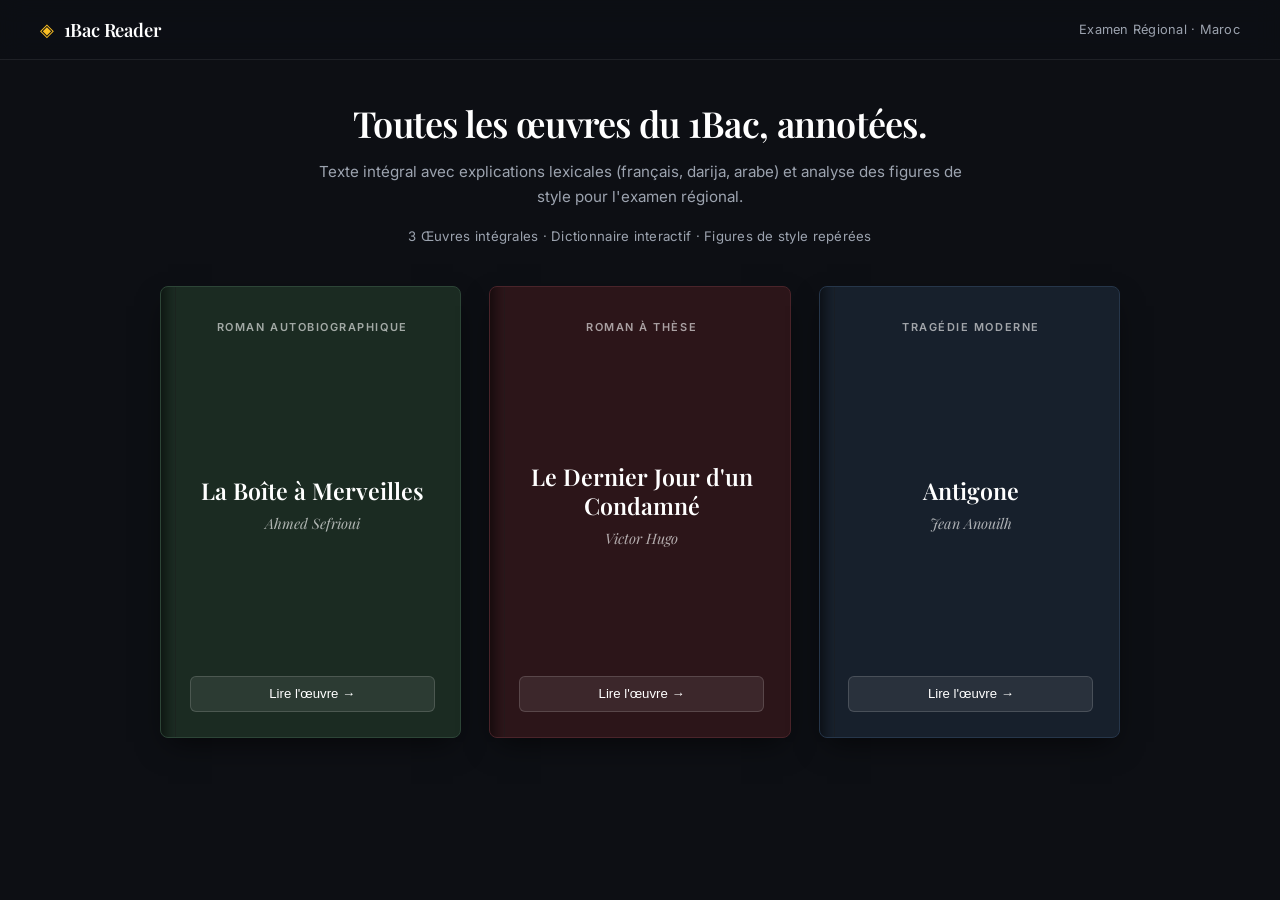
<file: 1bac-reader/index.html>
<!DOCTYPE html>
<html lang="fr">
<head>
  <meta charset="UTF-8">
  <meta name="viewport" content="width=device-width, initial-scale=1.0">
  <title>1Bac Reader - Toutes les œuvres du 1Bac, annotées</title>
  <link rel="manifest" href="manifest.json">
  <meta name="theme-color" content="#0d0f14">
  <link rel="stylesheet" href="css/main.css">
  <link rel="stylesheet" href="css/reader.css">
</head>
<body class="theme-night">

  <!-- ================= VIEW 1: MINIMALIST BOOKSHELF PORTAL ================= -->
  <div id="viewBookshelf">
    <!-- Header -->
    <header class="portal-header">
      <div class="brand-minimal">
        <span class="brand-symbol">◈</span>
        <span class="brand-title">1Bac Reader</span>
      </div>
      <div class="portal-nav-meta">
        Examen Régional · Maroc
      </div>
    </header>

    <!-- Main Container -->
    <main class="portal-container">
      <section class="hero-minimal">
        <h1>Toutes les œuvres du 1Bac, annotées.</h1>
        <p>Texte intégral avec explications lexicales (français, darija, arabe) et analyse des figures de style pour l'examen régional.</p>
        <div class="quiet-stats">
          3 Œuvres intégrales · Dictionnaire interactif · Figures de style repérées
        </div>
      </section>

      <!-- Vertical 2:3 Book Cards Grid -->
      <div class="books-grid-2x3">

        <!-- Card 1: La Boîte à Merveilles -->
        <article class="book-cover-card card-boite" onclick="window.openWork('boite')">
          <span class="card-genre">Roman Autobiographique</span>
          <div class="card-body-center">
            <h2 class="card-book-title">La Boîte à Merveilles</h2>
            <p class="card-book-author">Ahmed Sefrioui</p>
          </div>
          <button class="btn-open-quiet" onclick="event.stopPropagation(); window.openWork('boite')">
            Lire l'œuvre →
          </button>
        </article>

        <!-- Card 2: Le Dernier Jour d'un Condamné -->
        <article class="book-cover-card card-condamne" onclick="window.openWork('condamne')">
          <span class="card-genre">Roman à Thèse</span>
          <div class="card-body-center">
            <h2 class="card-book-title">Le Dernier Jour d'un Condamné</h2>
            <p class="card-book-author">Victor Hugo</p>
          </div>
          <button class="btn-open-quiet" onclick="event.stopPropagation(); window.openWork('condamne')">
            Lire l'œuvre →
          </button>
        </article>

        <!-- Card 3: Antigone -->
        <article class="book-cover-card card-antigone" onclick="window.openWork('antigone')">
          <span class="card-genre">Tragédie Moderne</span>
          <div class="card-body-center">
            <h2 class="card-book-title">Antigone</h2>
            <p class="card-book-author">Jean Anouilh</p>
          </div>
          <button class="btn-open-quiet" onclick="event.stopPropagation(); window.openWork('antigone')">
            Lire l'œuvre →
          </button>
        </article>

      </div>
    </main>
  </div>

  <!-- ================= VIEW 2: UNIFIED EDITORIAL READER ================= -->
  <div id="viewReader" class="reader-wrapper" style="display:none;">

    <!-- Top Navigation Header -->
    <header class="reader-header">
      <div class="reader-header-left">
        <button onclick="window.returnToShelf()" class="btn-header-back" title="Revenir au rayonnage">
          <span>← Rayonnage</span>
        </button>
        <div class="reader-book-title" id="readerBookTitle">1Bac Reader</div>
        <select id="selectChapter" class="select-chapter">
          <option value="0">Chargement...</option>
        </select>
      </div>

      <div class="reader-header-right">
        <!-- View Mode Switcher -->
        <div class="adhd-tools-group">
          <button id="btnModeBook" class="btn-tool active" title="Mode Livre Éditorial (Deux Pages)">
            <span>📖 Livre</span>
          </button>
          <button id="btnModeScroll" class="btn-tool" title="Mode Défilement Continu Focus">
            <span>📜 Scroll</span>
          </button>
        </div>

        <!-- Focus Tools -->
        <div class="adhd-tools-group">
          <button id="btnToolBionic" class="btn-tool" title="Activer la lecture bionique (focus visuel)">
            <span>⚡ Bionic</span>
          </button>
          <button id="btnToolRuler" class="btn-tool" title="Afficher le guide de lecture">
            <span>📏 Guide</span>
          </button>
          <button id="btnToolSpotlight" class="btn-tool" title="Mettre en lumière le paragraphe actif">
            <span>🎯 Focus</span>
          </button>
          <button id="btnFontMinus" class="btn-tool" title="Diminuer la police">A-</button>
          <button id="btnFontPlus" class="btn-tool" title="Augmenter la police">A+</button>
        </div>

        <!-- Themes -->
        <div class="theme-selector">
          <button class="theme-btn active" data-theme="night" title="Mode Nuit"></button>
          <button class="theme-btn" data-theme="sepia" title="Mode Papier Sépia"></button>
          <button class="theme-btn" data-theme="light" title="Mode Papier Crème"></button>
        </div>
      </div>
    </header>

    <!-- Reading Stage with Docked Inspector -->
    <div class="reader-stage-container" id="readerStageContainer">

      <div class="reader-main-area">

        <!-- Editorial Book Spread Mode -->
        <div class="editorial-book-stage" id="book3DWrapper">
          <button id="btnPrevPage" class="nav-turn-arrow nav-arrow-left" title="Page Précédente">
            <span>◀</span>
          </button>

          <div class="editorial-book-spread">
            <div id="flipbookContainer" class="flipbook-container">
              <!-- Dynamically populated pages -->
            </div>
          </div>

          <button id="btnNextPage" class="nav-turn-arrow nav-arrow-right" title="Page Suivante">
            <span>▶</span>
          </button>
        </div>

        <!-- Continuous Scroll Mode -->
        <div class="scroll-reader-wrapper" id="scrollReaderWrapper">
          <div class="scroll-reader-content" id="scrollReaderContent">
            <!-- Dynamically populated scroll content -->
          </div>
        </div>

      </div>

      <!-- Docked Inspector Sidebar -->
      <aside id="inspectorDrawer" class="inspector-drawer">
        <div class="drawer-header">
          <h3>🔍 Inspecteur 1Bac</h3>
          <button id="btnCloseDrawer" class="btn-close-drawer">&times;</button>
        </div>
        <div id="inspectorBody" class="drawer-body">
          <div class="annotation-card">
            <p style="color:#94a3b8; font-size:0.95rem; text-align:center; line-height:1.6;">
              Cliquez sur un mot souligné en jaune ou sur une figure de style en violet pour afficher la définition et l'explication en <strong>الدارجة المغربية</strong>.
            </p>
          </div>
        </div>
      </aside>

    </div>

    <!-- Bottom Page Flip Toolbar (Visible in Book Mode) -->
    <footer class="reader-toolbar" id="readerToolbar">
      <div class="page-slider-container">
        <input type="range" id="pageSlider" class="page-slider" min="0" max="100" value="0">
        <span id="pageNumDisplay" class="page-num-display">1 / 1</span>
      </div>
    </footer>

  </div>

  <!-- Soft Ambient Reading Guide -->
  <div id="readingRuler" class="reading-ruler"></div>

  <!-- Scripts -->
  <script src="js/vendor/page-flip.browser.js"></script>
  <script src="js/parser.js"></script>
  <script src="js/inspector.js"></script>
  <script src="js/reader.js"></script>
  <script src="js/sw-register.js"></script>
</body>
</html>
</file>
<file: 1bac-reader/css/main.css>
@import url('https://fonts.googleapis.com/css2?family=Inter:wght@300;400;500;600;700&family=Lora:ital,wght@0,400;0,500;0,600;1,400&family=Playfair+Display:ital,wght@0,600;0,700;1,400&display=swap');

:root {
  --bg-base: #0d0f14;
  --bg-surface: #161922;
  --border-subtle: rgba(255, 255, 255, 0.08);
  --border-hover: rgba(255, 255, 255, 0.16);
  
  --text-primary: #f3f4f6;
  --text-secondary: #9ca3af;
  --text-muted: #6b7280;
  
  --accent-gold: #d97706;
  --accent-indigo: #6366f1;

  --font-sans: 'Inter', -apple-system, BlinkMacSystemFont, 'Segoe UI', Roboto, sans-serif;
  --font-serif: 'Playfair Display', 'Lora', Georgia, serif;
}

* {
  box-sizing: border-box;
  margin: 0;
  padding: 0;
}

body {
  background-color: var(--bg-base);
  color: var(--text-primary);
  font-family: var(--font-sans);
  min-height: 100vh;
  display: flex;
  flex-direction: column;
  line-height: 1.5;
  -webkit-font-smoothing: antialiased;
  overflow-x: hidden;
}

/* Minimalist Header */
.portal-header {
  height: 60px;
  display: flex;
  align-items: center;
  justify-content: space-between;
  padding: 0 2.5rem;
  border-bottom: 1px solid var(--border-subtle);
  background: rgba(13, 15, 20, 0.85);
  backdrop-filter: blur(12px);
  -webkit-backdrop-filter: blur(12px);
}

.brand-minimal {
  display: flex;
  align-items: center;
  gap: 0.6rem;
  text-decoration: none;
}

.brand-symbol {
  color: #fbbf24;
  font-size: 1.15rem;
}

.brand-title {
  font-family: var(--font-serif);
  font-size: 1.15rem;
  font-weight: 600;
  letter-spacing: -0.01em;
  color: #ffffff;
}

.portal-nav-meta {
  font-size: 0.8rem;
  color: var(--text-muted);
  letter-spacing: 0.02em;
}

/* Main Portal View */
.portal-container {
  flex: 1;
  max-width: 1040px;
  width: 100%;
  margin: 0 auto;
  padding: 2.25rem 1.5rem;
  display: flex;
  flex-direction: column;
  justify-content: center;
}

/* Refined Hero */
.hero-minimal {
  text-align: center;
  max-width: 680px;
  margin: 0 auto 2.5rem auto;
}

.hero-minimal h1 {
  font-family: var(--font-serif);
  font-size: 2.25rem;
  font-weight: 600;
  letter-spacing: -0.02em;
  color: #ffffff;
  margin-bottom: 0.65rem;
}

.hero-minimal p {
  font-size: 0.95rem;
  color: var(--text-secondary);
  line-height: 1.6;
  margin-bottom: 1.1rem;
}

.quiet-stats {
  font-size: 0.825rem;
  color: var(--text-muted);
  letter-spacing: 0.02em;
}

/* Vertical 2:3 Book Cards Grid */
.books-grid-2x3 {
  display: grid;
  grid-template-columns: repeat(3, 1fr);
  gap: 28px;
  max-width: 960px;
  margin: 0 auto;
  width: 100%;
}

/* Individual Book Cover Card */
.book-cover-card {
  aspect-ratio: 2 / 3;
  min-height: 380px;
  border-radius: 8px;
  padding: 2rem 1.6rem 1.6rem 1.8rem;
  display: flex;
  flex-direction: column;
  justify-content: space-between;
  text-align: center;
  position: relative;
  overflow: hidden;
  transition: transform 0.25s cubic-bezier(0.16, 1, 0.3, 1), box-shadow 0.25s ease, border-color 0.25s ease;
  user-select: none;
}

/* Authentic cloth-bound subtle spine shadow on left edge */
.book-cover-card::before {
  content: '';
  position: absolute;
  top: 0;
  bottom: 0;
  left: 0;
  width: 14px;
  background: linear-gradient(to right, rgba(0, 0, 0, 0.45) 0%, rgba(0, 0, 0, 0.15) 60%, transparent 100%);
  border-right: 1px solid rgba(255, 255, 255, 0.05);
  pointer-events: none;
}

/* Cloth-bound Themes */
.card-boite {
  background-color: #1b2b22;
  border: 1px solid #2d4537;
  box-shadow: 0 12px 28px -8px rgba(0, 0, 0, 0.6);
}

.card-condamne {
  background-color: #2c1519;
  border: 1px solid #4a242a;
  box-shadow: 0 12px 28px -8px rgba(0, 0, 0, 0.6);
}

.card-antigone {
  background-color: #17202c;
  border: 1px solid #26364a;
  box-shadow: 0 12px 28px -8px rgba(0, 0, 0, 0.6);
}

.book-cover-card:hover {
  transform: translateY(-6px);
}

.card-boite:hover {
  border-color: #40634f;
  box-shadow: 0 20px 36px -10px rgba(16, 185, 129, 0.2), 0 12px 24px -8px rgba(0, 0, 0, 0.7);
}

.card-condamne:hover {
  border-color: #6a343d;
  box-shadow: 0 20px 36px -10px rgba(244, 63, 94, 0.2), 0 12px 24px -8px rgba(0, 0, 0, 0.7);
}

.card-antigone:hover {
  border-color: #3b5373;
  box-shadow: 0 20px 36px -10px rgba(99, 102, 241, 0.2), 0 12px 24px -8px rgba(0, 0, 0, 0.7);
}

/* Card Typography */
.card-genre {
  font-size: 0.685rem;
  text-transform: uppercase;
  letter-spacing: 0.14em;
  color: rgba(255, 255, 255, 0.6);
  font-weight: 600;
}

.card-body-center {
  flex: 1;
  display: flex;
  flex-direction: column;
  justify-content: center;
  padding: 1rem 0;
}

.card-book-title {
  font-family: var(--font-serif);
  font-size: 1.45rem;
  font-weight: 600;
  line-height: 1.25;
  color: #ffffff;
  margin-bottom: 0.5rem;
}

.card-book-author {
  font-family: var(--font-serif);
  font-size: 0.9rem;
  font-style: italic;
  color: rgba(255, 255, 255, 0.65);
}

/* Quiet Minimal Button */
.btn-open-quiet {
  display: inline-flex;
  align-items: center;
  justify-content: center;
  gap: 0.4rem;
  padding: 0.6rem 1.1rem;
  background: rgba(255, 255, 255, 0.08);
  border: 1px solid rgba(255, 255, 255, 0.15);
  color: #ffffff;
  border-radius: 6px;
  font-size: 0.825rem;
  font-weight: 500;
  cursor: pointer;
  transition: all 0.2s ease;
  width: 100%;
}

.btn-open-quiet:hover {
  background: rgba(255, 255, 255, 0.18);
  border-color: rgba(255, 255, 255, 0.3);
}

/* Responsive */
@media (max-width: 820px) {
  .books-grid-2x3 {
    grid-template-columns: 1fr;
    max-width: 320px;
    gap: 20px;
  }
  .hero-minimal h1 {
    font-size: 1.85rem;
  }
}
</file>
<file: 1bac-reader/css/reader.css>
@import url('https://fonts.googleapis.com/css2?family=Amiri:ital,wght@0,400;0,700;1,400&family=Cinzel:wght@600;700&family=Inter:wght@300;400;500;600;700&family=Lora:ital,wght@0,400;0,500;0,600;1,400;1,600&family=Playfair+Display:ital,wght@0,600;0,700;1,400&family=Newsreader:ital,opsz,wght@0,6..72,400;0,6..72,500;0,6..72,600;1,6..72,400&display=swap');

:root {
  /* Ambient Themes Matching Home (Warm Charcoal base) */
  --app-bg-night: #0d0f14;
  --paper-night: #161922;
  --text-night: #f3f4f6;
  --text-muted-night: #9ca3af;
  --border-night: rgba(255, 255, 255, 0.08);

  --app-bg-sepia: #1c1712;
  --paper-sepia: #f4ece1;
  --text-sepia: #2d2319;
  --text-muted-sepia: #7d6b5c;
  --border-sepia: rgba(120, 80, 40, 0.15);

  --app-bg-light: #11141a;
  --paper-light: #faf8f5;
  --text-light: #1a202c;
  --text-muted-light: #64748b;
  --border-light: rgba(0, 0, 0, 0.08);

  /* Highlight Palette */
  --hl-figure-bg: rgba(168, 85, 247, 0.14);
  --hl-figure-border: #a855f7;
  --hl-vocab-border: #d97706;

  --accent-gold: #fbbf24;
  --accent-amber: #d97706;

  --drawer-width: 420px;
  --font-serif: 'Playfair Display', 'Lora', Georgia, serif;
}

body.theme-night {
  --app-bg: var(--app-bg-night);
  --paper: var(--paper-night);
  --text: var(--text-night);
  --text-muted: var(--text-muted-night);
  --border: var(--border-night);
  --shadow-spread: 0 25px 50px -12px rgba(0, 0, 0, 0.85), 0 0 0 1px rgba(255, 255, 255, 0.06);
}

body.theme-sepia {
  --app-bg: var(--app-bg-sepia);
  --paper: var(--paper-sepia);
  --text: var(--text-sepia);
  --text-muted: var(--text-muted-sepia);
  --border: var(--border-sepia);
  --shadow-spread: 0 25px 45px -12px rgba(0, 0, 0, 0.6), 0 0 0 1px rgba(120, 80, 40, 0.15);
}

body.theme-light {
  --app-bg: var(--app-bg-light);
  --paper: var(--paper-light);
  --text: var(--text-light);
  --text-muted: var(--text-muted-light);
  --border: var(--border-light);
  --shadow-spread: 0 25px 45px -12px rgba(0, 0, 0, 0.5), 0 0 0 1px rgba(0, 0, 0, 0.08);
}

/* Master Reader Shell */
.reader-wrapper {
  display: flex;
  flex-direction: column;
  height: 100vh;
  width: 100vw;
  overflow: hidden;
  background-color: var(--app-bg);
  color: var(--text);
  font-family: 'Inter', -apple-system, BlinkMacSystemFont, sans-serif;
  transition: background-color 0.25s ease;
}

/* Reader Top Bar */
.reader-header {
  height: 56px;
  flex-shrink: 0;
  background: rgba(13, 15, 20, 0.9);
  backdrop-filter: blur(14px);
  -webkit-backdrop-filter: blur(14px);
  border-bottom: 1px solid var(--border);
  display: flex;
  align-items: center;
  justify-content: space-between;
  padding: 0 1.5rem;
  z-index: 50;
}

.reader-header-left, .reader-header-right {
  display: flex;
  align-items: center;
  gap: 0.75rem;
}

.btn-header-back {
  background: rgba(255, 255, 255, 0.05);
  border: 1px solid var(--border);
  color: #e2e8f0;
  padding: 0.4rem 0.85rem;
  border-radius: 7px;
  font-size: 0.825rem;
  font-weight: 500;
  display: flex;
  align-items: center;
  gap: 0.4rem;
  cursor: pointer;
  text-decoration: none;
  transition: all 0.2s;
}

.btn-header-back:hover {
  background: rgba(255, 255, 255, 0.1);
  color: #ffffff;
  border-color: rgba(255, 255, 255, 0.2);
}

.reader-book-title {
  font-family: var(--font-serif);
  font-size: 1.05rem;
  font-weight: 600;
  letter-spacing: -0.01em;
  color: var(--accent-gold);
}

.select-chapter {
  background: rgba(22, 25, 34, 0.95);
  border: 1px solid var(--border);
  color: #f3f4f6;
  padding: 0.4rem 0.85rem;
  border-radius: 7px;
  font-size: 0.825rem;
  font-family: 'Inter', sans-serif;
  outline: none;
  cursor: pointer;
  max-width: 240px;
  transition: border-color 0.2s;
}

.select-chapter:hover, .select-chapter:focus {
  border-color: rgba(251, 191, 36, 0.4);
}

/* Tool Buttons Group */
.adhd-tools-group {
  display: flex;
  align-items: center;
  gap: 2px;
  background: rgba(255, 255, 255, 0.03);
  padding: 3px;
  border-radius: 8px;
  border: 1px solid var(--border);
}

.btn-tool {
  background: transparent;
  border: 1px solid transparent;
  color: var(--text-muted);
  padding: 0.35rem 0.65rem;
  border-radius: 6px;
  font-size: 0.8rem;
  font-weight: 500;
  cursor: pointer;
  display: flex;
  align-items: center;
  gap: 0.3rem;
  transition: all 0.2s;
}

.btn-tool:hover {
  color: #ffffff;
  background: rgba(255, 255, 255, 0.06);
}

.btn-tool.active {
  background: rgba(251, 191, 36, 0.12);
  color: #fbbf24;
  border-color: rgba(251, 191, 36, 0.35);
  font-weight: 600;
}

/* Theme selector */
.theme-selector {
  display: flex;
  background: rgba(255, 255, 255, 0.03);
  border: 1px solid var(--border);
  padding: 3px;
  border-radius: 8px;
  gap: 3px;
}

.theme-btn {
  width: 22px;
  height: 22px;
  border-radius: 5px;
  border: none;
  cursor: pointer;
  opacity: 0.55;
  transition: all 0.2s;
}

.theme-btn.active, .theme-btn:hover {
  opacity: 1;
  box-shadow: 0 0 0 2px rgba(251, 191, 36, 0.6);
}

.theme-btn[data-theme="night"] { background: #161922; border: 1px solid rgba(255, 255, 255, 0.15); }
.theme-btn[data-theme="sepia"] { background: #f4ece1; }
.theme-btn[data-theme="light"] { background: #faf8f5; }

/* Stage Container & Docked Drawer */
.reader-stage-container {
  flex: 1;
  min-height: 0;
  display: flex;
  position: relative;
  overflow: hidden;
  transition: padding-right 0.3s cubic-bezier(0.16, 1, 0.3, 1);
}

.reader-stage-container.drawer-docked {
  padding-right: var(--drawer-width);
}

.reader-main-area {
  flex: 1;
  min-width: 0;
  height: 100%;
  display: flex;
  flex-direction: column;
  align-items: center;
  justify-content: center;
  position: relative;
  overflow: hidden;
}

/* Editorial Book Presentation */
.editorial-book-stage {
  position: relative;
  display: flex;
  align-items: center;
  justify-content: center;
  width: 100%;
  height: 100%;
  padding: 1.5rem 2.5rem;
  box-sizing: border-box;
}

.editorial-book-spread {
  position: relative;
  display: flex;
  background: var(--paper);
  border-radius: 8px;
  box-shadow: var(--shadow-spread);
  max-width: 1120px;
  width: 100%;
  height: 94%;
  box-sizing: border-box;
  overflow: hidden;
  border: 1px solid var(--border);
}

/* Subtle center spine crease */
.editorial-book-spread::after {
  content: '';
  position: absolute;
  top: 0;
  bottom: 0;
  left: 50%;
  width: 1px;
  background: var(--border);
  box-shadow: 0 0 16px 2px rgba(0, 0, 0, 0.35);
  z-index: 30;
  pointer-events: none;
}

/* Flipbook container */
.flipbook-container {
  width: 100%;
  height: 100%;
  display: flex;
}

/* Individual Book Pages */
.page {
  background-color: var(--paper);
  color: var(--text);
  padding: 48px 54px 42px 54px;
  font-family: 'Lora', 'Merriweather', 'Georgia', serif;
  font-size: 1.075rem;
  line-height: 1.85;
  letter-spacing: normal;
  display: flex;
  flex-direction: column;
  justify-content: space-between;
  box-sizing: border-box;
  overflow: hidden;
  position: relative;
  user-select: text;
}

/* Center Fold Spine Shadows */
body.theme-night .page:nth-child(odd),
body.theme-night .page.--left {
  box-shadow: inset -24px 0 32px -16px rgba(0, 0, 0, 0.6);
}

body.theme-night .page:nth-child(even),
body.theme-night .page.--right {
  box-shadow: inset 24px 0 32px -16px rgba(0, 0, 0, 0.6);
}

body.theme-sepia .page:nth-child(odd),
body.theme-sepia .page.--left {
  box-shadow: inset -24px 0 32px -16px rgba(80, 50, 20, 0.25);
}

body.theme-sepia .page:nth-child(even),
body.theme-sepia .page.--right {
  box-shadow: inset 24px 0 32px -16px rgba(80, 50, 20, 0.25);
}

body.theme-light .page:nth-child(odd),
body.theme-light .page.--left {
  box-shadow: inset -24px 0 32px -16px rgba(0, 0, 0, 0.1);
}

body.theme-light .page:nth-child(even),
body.theme-light .page.--right {
  box-shadow: inset 24px 0 32px -16px rgba(0, 0, 0, 0.1);
}

.page-header {
  font-family: 'Inter', sans-serif;
  font-size: 0.725rem;
  text-transform: uppercase;
  letter-spacing: 0.12em;
  opacity: 0.55;
  border-bottom: 1px solid var(--border);
  padding-bottom: 0.4rem;
  margin-bottom: 1.25rem;
  display: flex;
  justify-content: space-between;
}

.page-content {
  flex: 1;
  overflow: hidden;
  padding-right: 2px;
}

/* Text Justification and Spacing */
.page-content p, .scroll-reader-content p {
  margin-bottom: 1.25rem;
  text-align: justify;
  text-justify: inter-word;
  hyphens: auto;
  -webkit-hyphens: auto;
  line-height: 1.85;
  font-family: 'Lora', 'Merriweather', 'Georgia', serif;
  color: var(--text);
  transition: opacity 0.2s;
}

/* Antigone Dialogue Styles */
.dialogue-item {
  margin-bottom: 1.15rem;
}

.speaker-name {
  font-family: 'Inter', sans-serif;
  font-weight: 700;
  font-size: 0.825rem;
  text-transform: uppercase;
  letter-spacing: 0.08em;
  color: var(--accent-gold);
  display: block;
  margin-bottom: 0.25rem;
}

.stage-direction {
  font-style: italic;
  font-size: 0.875rem;
  opacity: 0.75;
  display: block;
  margin-bottom: 0.35rem;
}

.page-footer {
  font-family: 'Inter', sans-serif;
  font-size: 0.785rem;
  opacity: 0.55;
  text-align: center;
  padding-top: 0.5rem;
  border-top: 1px solid var(--border);
}

/* Title Page Presentation (Matching Home Book Covers) */
.title-page-card {
  display: flex;
  flex-direction: column;
  justify-content: center;
  align-items: center;
  text-align: center;
  height: 100%;
  padding: 1rem 0;
}

.title-page-genre {
  font-family: 'Inter', sans-serif;
  font-size: 0.725rem;
  font-weight: 600;
  text-transform: uppercase;
  letter-spacing: 0.14em;
  color: var(--text-muted);
  margin-bottom: 1.5rem;
  padding: 0.25rem 0.75rem;
  border-radius: 20px;
  background: rgba(255, 255, 255, 0.04);
  border: 1px solid var(--border);
}

.title-page-main-title {
  font-family: var(--font-serif);
  font-size: 2.15rem;
  font-weight: 600;
  letter-spacing: -0.02em;
  color: var(--accent-gold);
  margin-bottom: 0.5rem;
  line-height: 1.2;
}

.title-page-author {
  font-family: var(--font-serif);
  font-style: italic;
  font-size: 1.15rem;
  color: var(--text-muted);
  margin-bottom: 2rem;
}

.title-page-divider {
  width: 48px;
  height: 1px;
  background: var(--border);
  margin: 0 auto 1.75rem auto;
}

.title-page-desc {
  font-size: 0.925rem;
  max-width: 85%;
  line-height: 1.75;
  color: var(--text-muted);
}

.title-page-desc strong {
  color: var(--text);
  font-weight: 500;
}

/* Navigation Turn Arrows */
.nav-turn-arrow {
  position: absolute;
  top: 50%;
  transform: translateY(-50%);
  width: 44px;
  height: 44px;
  border-radius: 50%;
  background: rgba(22, 25, 34, 0.85);
  backdrop-filter: blur(12px);
  -webkit-backdrop-filter: blur(12px);
  border: 1px solid var(--border);
  color: #f3f4f6;
  font-size: 1.1rem;
  display: flex;
  align-items: center;
  justify-content: center;
  cursor: pointer;
  z-index: 40;
  transition: all 0.2s ease;
  box-shadow: 0 8px 20px rgba(0, 0, 0, 0.35);
}

.nav-turn-arrow:hover {
  background: rgba(251, 191, 36, 0.15);
  border-color: rgba(251, 191, 36, 0.5);
  color: #fbbf24;
  transform: translateY(-50%) scale(1.06);
}

.nav-arrow-left { left: 0.75rem; }
.nav-arrow-right { right: 0.75rem; }

/* 1. Figures de style - Smooth, continuous inline marker */
.hl-figure {
  background: var(--hl-figure-bg);
  border-bottom: 2px solid var(--hl-figure-border);
  border-radius: 2px;
  padding: 1px 2px;
  box-decoration-break: clone;
  -webkit-box-decoration-break: clone;
  color: inherit;
  cursor: pointer;
  transition: background-color 0.15s ease;
  display: inline;
}

.hl-figure:hover {
  background: rgba(168, 85, 247, 0.28);
}

/* 2. Defined Vocabulary - Subtle, elegant dotted amber underline */
.hl-vocab, .has-def {
  border-bottom: 1.5px dotted var(--hl-vocab-border);
  background: transparent;
  color: inherit;
  cursor: pointer;
  padding: 0 1px;
  border-radius: 2px;
  box-decoration-break: clone;
  -webkit-box-decoration-break: clone;
  transition: background-color 0.15s ease;
  display: inline;
}

.hl-vocab:hover, .has-def:hover {
  background: rgba(217, 119, 6, 0.12);
}

/* Continuous Scroll Mode */
.scroll-reader-wrapper {
  display: none;
  width: 100%;
  height: 100%;
  overflow-y: auto;
  padding: 2.5rem 1.5rem 5rem 1.5rem;
  box-sizing: border-box;
}

.scroll-reader-wrapper.active {
  display: block;
}

.scroll-reader-content {
  max-width: 760px;
  margin: 0 auto;
  background: var(--paper);
  color: var(--text);
  padding: 48px 56px;
  border-radius: 8px;
  box-shadow: var(--shadow-spread);
  border: 1px solid var(--border);
}

.scroll-chapter-heading {
  font-family: var(--font-serif);
  font-size: 1.75rem;
  font-weight: 600;
  color: var(--accent-gold);
  margin: 2.5rem 0 1.25rem 0;
  padding-bottom: 0.5rem;
  border-bottom: 1px solid var(--border);
}

/* ADHD Bionic Fixation */
.bionic-fixation {
  font-weight: 700;
  color: inherit;
}

/* ADHD Spotlight Mode */
.spotlight-active .page-content p:not(:hover),
.spotlight-active .scroll-reader-content p:not(:hover) {
  opacity: 0.45;
}

/* Reading Ruler */
.reading-ruler {
  position: fixed;
  left: 0;
  width: 100%;
  height: 38px;
  background: rgba(251, 191, 36, 0.05);
  border-top: 1px solid rgba(251, 191, 36, 0.25);
  border-bottom: 1px solid rgba(251, 191, 36, 0.25);
  pointer-events: none;
  z-index: 100;
  display: none;
  box-shadow: 0 0 25px rgba(251, 191, 36, 0.08);
}

/* Bottom Reading Bar */
.reader-toolbar {
  height: 50px;
  flex-shrink: 0;
  background: rgba(13, 15, 20, 0.9);
  backdrop-filter: blur(14px);
  -webkit-backdrop-filter: blur(14px);
  border-top: 1px solid var(--border);
  display: flex;
  align-items: center;
  justify-content: center;
  gap: 1.5rem;
  padding: 0 1rem;
  z-index: 50;
}

.page-slider-container {
  display: flex;
  align-items: center;
  gap: 0.75rem;
  width: 320px;
}

.page-slider {
  flex: 1;
  accent-color: var(--accent-amber);
  cursor: pointer;
}

.page-num-display {
  font-family: 'Inter', sans-serif;
  font-size: 0.825rem;
  font-weight: 500;
  color: var(--text-muted);
  min-width: 80px;
  text-align: center;
}

/* Docked Inspector Sidebar */
.inspector-drawer {
  position: absolute;
  top: 0;
  right: 0;
  width: var(--drawer-width);
  height: 100%;
  background: #12151e;
  color: #f8fafc;
  border-left: 1px solid var(--border);
  box-shadow: -10px 0 35px rgba(0, 0, 0, 0.7);
  z-index: 80;
  display: flex;
  flex-direction: column;
  transform: translateX(100%);
  transition: transform 0.3s cubic-bezier(0.16, 1, 0.3, 1);
}

.inspector-drawer.open {
  transform: translateX(0);
}

.drawer-header {
  padding: 1.15rem 1.4rem;
  border-bottom: 1px solid var(--border);
  display: flex;
  justify-content: space-between;
  align-items: center;
  background: rgba(255, 255, 255, 0.02);
}

.drawer-header h3 {
  font-family: var(--font-serif);
  font-size: 1rem;
  font-weight: 600;
  color: var(--accent-gold);
}

.btn-close-drawer {
  background: none;
  border: none;
  color: #94a3b8;
  font-size: 1.4rem;
  cursor: pointer;
  padding: 0.2rem;
  transition: color 0.2s;
}

.btn-close-drawer:hover {
  color: #ffffff;
}

.drawer-body {
  padding: 1.4rem;
  flex: 1;
  overflow-y: auto;
  display: flex;
  flex-direction: column;
  gap: 1.15rem;
}

.annotation-card {
  background: rgba(255, 255, 255, 0.03);
  border: 1px solid var(--border);
  border-radius: 8px;
  padding: 1.25rem;
}

.annotation-target {
  font-family: var(--font-serif);
  font-size: 1.25rem;
  font-weight: 600;
  color: var(--accent-gold);
  margin-bottom: 0.75rem;
  padding-bottom: 0.4rem;
  border-bottom: 1px solid var(--border);
}

.field-group {
  margin-bottom: 1rem;
}

.field-label {
  font-family: 'Inter', sans-serif;
  font-size: 0.725rem;
  text-transform: uppercase;
  letter-spacing: 0.06em;
  color: #94a3b8;
  margin-bottom: 0.35rem;
  display: block;
}

.field-value {
  font-size: 0.925rem;
  line-height: 1.6;
  color: #e2e8f0;
}

.figure-quote-box {
  font-style: italic;
  border-left: 3px solid #a855f7;
  padding: 0.6rem 0.85rem;
  background: rgba(168, 85, 247, 0.08);
  border-radius: 0 8px 8px 0;
}

.field-value-arabic {
  font-family: 'Amiri', serif;
  font-size: 1.35rem;
  line-height: 1.6;
  direction: rtl;
  text-align: right;
  color: #67e8f9;
  background: rgba(103, 232, 249, 0.06);
  padding: 0.5rem 0.85rem;
  border-radius: 8px;
  border-right: 3px solid #06b6d4;
}

.field-value-darija {
  font-family: 'Amiri', serif;
  font-size: 1.35rem;
  line-height: 1.6;
  direction: rtl;
  text-align: right;
  color: #fcd34d;
  background: rgba(252, 211, 77, 0.06);
  padding: 0.5rem 0.85rem;
  border-radius: 8px;
  border-right: 3px solid #f59e0b;
}

.exam-frequency-badge {
  display: inline-flex;
  align-items: center;
  gap: 0.4rem;
  background: rgba(239, 68, 68, 0.15);
  color: #f87171;
  border: 1px solid rgba(239, 68, 68, 0.3);
  padding: 0.35rem 0.85rem;
  border-radius: 20px;
  font-family: 'Inter', sans-serif;
  font-size: 0.8rem;
  font-weight: 600;
  margin-top: 0.5rem;
}

/* Responsive */
@media (max-width: 900px) {
  .editorial-book-spread {
    height: 98%;
  }
  .page {
    padding: 32px 28px;
    font-size: 1rem;
  }
  .reader-stage-container.drawer-docked {
    padding-right: 0;
  }
  .inspector-drawer {
    width: 100%;
  }
}
</file>
